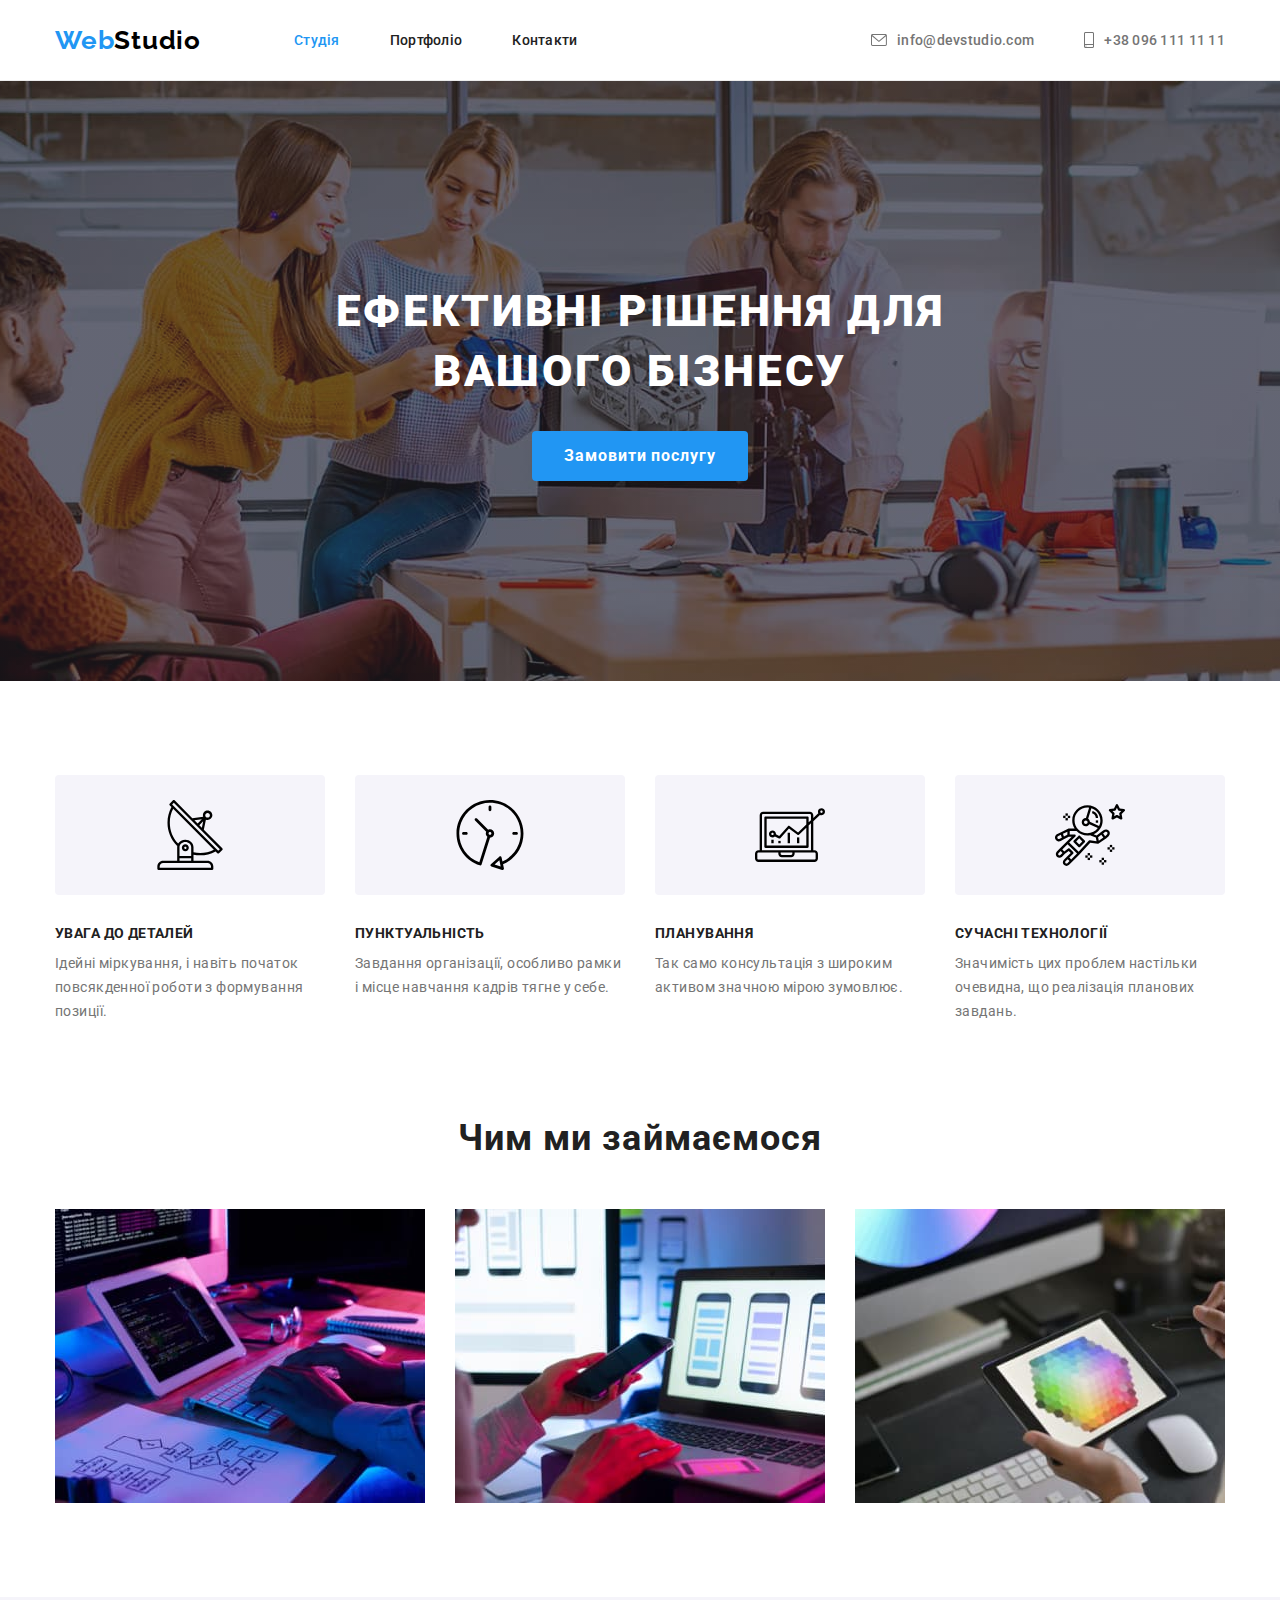
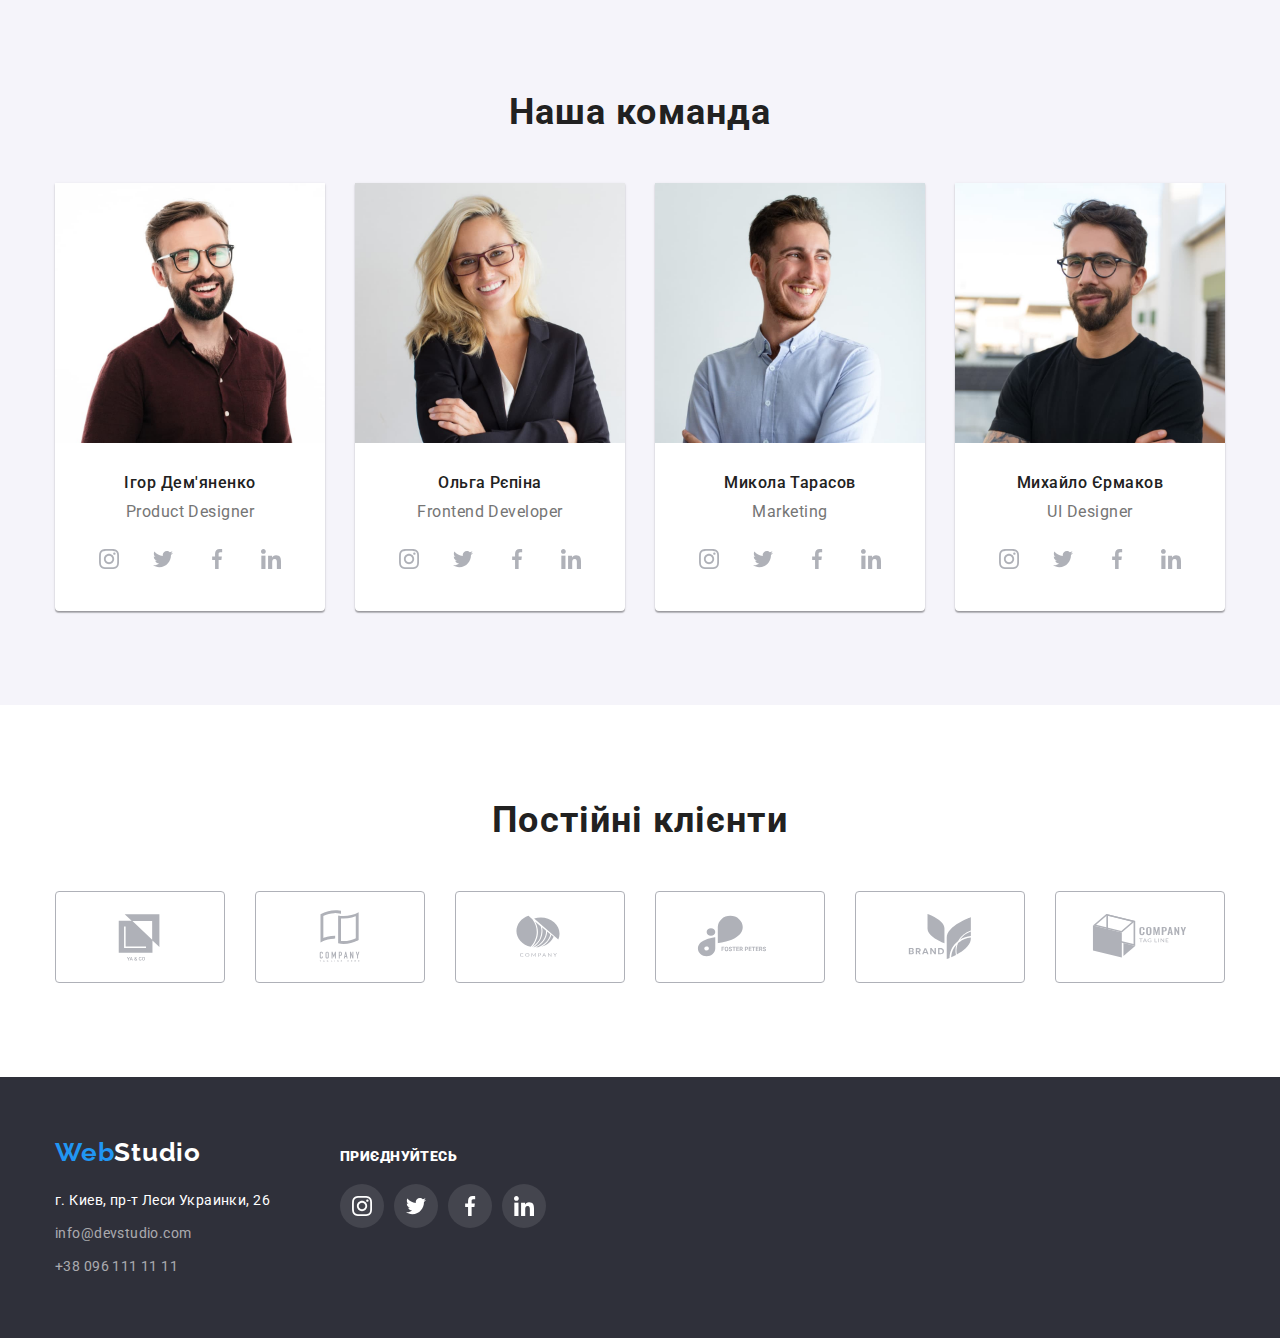
<file: index.html>
<!DOCTYPE html>
<html lang="uk-UA">

<head>
  <meta charset="UTF-8" />
  <meta http-equiv="X-UA-Compatible" content="IE=edge" />
  <meta name="viewport" content="width=device-width, initial-scale=1.0" />
  <title>Студія</title>
  <link rel="preconnect" href="https://fonts.googleapis.com" />
  <link rel="preconnect" href="https://fonts.gstatic.com" crossorigin />
  <link href="https://fonts.googleapis.com/css2?family=Raleway:wght@700&family=Roboto:wght@400;500;700;900&display=swap"
    rel="stylesheet" />
  <link rel="stylesheet" href="https://cdn.jsdelivr.net/npm/modern-normalize@1.1.0/modern-normalize.min.css" />
  <link rel="stylesheet" href="./css/styles.css" />
</head>

<body>
  <!-- Header ----------------------------------------------------------------------------->
  <header class="header">
    <div class="header-container container">
      <a href="./index.html" lang="en" class="logo">
        <span class="logo-1">Web</span><span class="logo-2">Studio</span></a>
      <nav>
        <ul class="list-nav">
          <li class="list-item">
            <a href="./index.html" class="nav current">Студія</a>
          </li>
          <li class="list-item">
            <a href="./portfolio.html" class="nav">Портфоліо</a>
          </li>
          <li class="list-item"><a href="#" class="nav">Контакти</a></li>
        </ul>
      </nav>
      <ul class="list-nav-contact">
        <li class="list-item-contact">
          <a href="mailto:info@devstudio.com" target="_blank" rel="noopener noreferrer nofollow" class="contact">
            <svg class="contact-icon" width="16" height="12">
              <use href="./images/icons.svg#envelope"></use>
            </svg>
            info@devstudio.com
          </a>
        </li>
        <li class="list-item-contact">
          <a href="tel:+380961111111" class="contact">
            <svg class="contact-icon" width="10" height="16">
              <use href="./images/icons.svg#smartphone"></use>
            </svg>
            +38 096 111 11 11
          </a>
        </li>
      </ul>
    </div>
  </header>
  <main>
    <!-- Hero-------------------------------------------------------------------------------- -->
    <section class="hero">
      <h1 class="hero-title">Ефективні рішення для вашого бізнесу</h1>
      <button type="button" class="hero-btn">Замовити послугу</button>
    </section>

    <!--our advantages------------------------------------------------------------------------>
    <section class="advantages">
      <div class="advantages-container container">
        <ul class="advantages-list">
          <li class="advantages-list-item">
            <div class="advantages-box">
              <svg class="advantages-svg" width="70" height="70">
                <use href="./images/icons.svg#antenna"></use>
              </svg>
            </div>
            <h2 class="advantages-title">Увага до деталей</h2>
            <p class="advantages-text">
              Ідейні міркування, і навіть початок повсякденної роботи з
              формування позиції.
            </p>
          </li>
          <li class="advantages-list-item">
            <div class="advantages-box">
              <svg class="advantages-svg" width="70" height="70">
                <use href="./images/icons.svg#clock"></use>
              </svg>
            </div>

            <h2 class="advantages-title">Пунктуальність</h2>
            <p class="advantages-text">
              Завдання організації, особливо рамки і місце навчання кадрів
              тягне у себе.
            </p>
          </li>
          <li class="advantages-list-item">
            <div class="advantages-box">
              <svg class="advantages-svg" width="70" height="70">
                <use href="./images/icons.svg#diagram"></use>
              </svg>
            </div>
            <h2 class="advantages-title">Планування</h2>
            <p class="advantages-text">
              Так само консультація з широким активом значною мірою зумовлює.
            </p>
          </li>
          <li class="advantages-list-item">
            <div class="advantages-box">
              <svg class="advantages-svg" width="70" height="70">
                <use href="./images/icons.svg#astronaut"></use>
              </svg>
            </div>
            <h2 class="advantages-title">Сучасні технології</h2>
            <p class="advantages-text">
              Значимість цих проблем настільки очевидна, що реалізація
              планових завдань.
            </p>
          </li>
        </ul>
      </div>
    </section>

    <!--What do we do------------------------------------------------------------------------->
    <section class="activity">
      <div class="container">
        <h2 class="activity-title">Чим ми займаємося</h2>
        <ul class="activity-list">
          <li>
            <img src="./images/img.jpg" width="370" alt="Програміст працює за своїм столом" />
          </li>
          <li>
            <img src="./images/img1.jpg" width="370" alt="Дизайнер розробляє додаток для смартфонів" />
          </li>
          <li>
            <img src="./images/img2.jpg" width="370" alt="Вебдизайнер працює над кольровою графікою" />
          </li>
        </ul>
      </div>
    </section>

    <!--Our teams----------------------------------------------------------------------------->
    <section class="our-team section">
      <div class="container">
        <h2 class="team">Наша команда</h2>
        <ul class="team-list">
          <li class="team-bord">
            <img src="./images/img3.jpg" alt="Фото співпрацівника Ігор Дем'яненко" width="270" />
            <div class="team-name-activity">
              <h3 class="team-name">Ігор Дем'яненко</h3>
              <p lang="en" class="team-activity">Product Designer</p>
              <ul class="team-social-link">
                <li class="team-social-item">
                  <a class="team-social-a" href="https://www.instagram.com/" target="_blank"
                    rel="noopener noreferrer nofollow" aria-label="instagram">
                    <svg class="social-icon" width="20" height="20">
                      <use href="./images/icons.svg#instagram"></use>
                    </svg>
                  </a>
                </li>

                <li class="team-social-item">
                  <a class="team-social-a" href="" target="_blank" rel="noopener noreferrer nofollow"
                    aria-label="twitter">
                    <svg class="social-icon" width="20" height="20">
                      <use href="./images/icons.svg#twitter"></use>
                    </svg>
                  </a>
                </li>

                <li class="team-social-item">
                  <a class="team-social-a" href="" target="_blank" rel="noopener noreferrer nofollow"
                    aria-label="facebook">
                    <svg class="social-icon" width="20" height="20">
                      <use href="./images/icons.svg#facebook"></use>
                    </svg>
                  </a>
                </li>

                <li class="team-social-item">
                  <a class="team-social-a" href="" target="_blank" rel="noopener noreferrer nofollow"
                    aria-label="linkedin">
                    <svg class="social-icon" width="20" height="20">
                      <use href="./images/icons.svg#linkedin"></use>
                    </svg>
                  </a>
                </li>
              </ul>
            </div>
          </li>
          <li class="team-bord">
            <img src="./images/img4.jpg" alt="Фото співпрацівника Ольга Рєпіна" width="270" />
            <div class="team-name-activity">
              <h3 class="team-name">Ольга Рєпіна</h3>
              <p lang="en" class="team-activity">Frontend Developer</p>
              <ul class="team-social-link">
                <li class="team-social-item">
                  <a class="team-social-a" href="https://www.instagram.com/" target="_blank"
                    rel="noopener noreferrer nofollow" aria-label="instagram">
                    <svg class="social-icon" width="20" height="20">
                      <use href="./images/icons.svg#instagram"></use>
                    </svg>
                  </a>
                </li>

                <li class="team-social-item">
                  <a class="team-social-a" href="" target="_blank" rel="noopener noreferrer nofollow"
                    aria-label="twitter">
                    <svg class="social-icon" width="20" height="20">
                      <use href="./images/icons.svg#twitter"></use>
                    </svg>
                  </a>
                </li>

                <li class="team-social-item">
                  <a class="team-social-a" href="" target="_blank" rel="noopener noreferrer nofollow"
                    aria-label="facebook">
                    <svg class="social-icon" width="20" height="20">
                      <use href="./images/icons.svg#facebook"></use>
                    </svg>
                  </a>
                </li>

                <li class="team-social-item">
                  <a class="team-social-a" href="" target="_blank" rel="noopener noreferrer nofollow"
                    aria-label="linkedin">
                    <svg class="social-icon" width="20" height="20">
                      <use href="./images/icons.svg#linkedin"></use>
                    </svg>
                  </a>
                </li>
              </ul>
            </div>
          </li>
          <li class="team-bord">
            <img src="./images/img5.jpg" alt="Фото співпрацівника Микола Тарасов" width="270" />
            <div class="team-name-activity">
              <h3 class="team-name">Микола Тарасов</h3>
              <p lang="en" class="team-activity">Marketing</p>
              <ul class="team-social-link">
                <li class="team-social-item">
                  <a class="team-social-a" href="https://www.instagram.com/" target="_blank"
                    rel="noopener noreferrer nofollow" aria-label="instagram">
                    <svg class="social-icon" width="20" height="20">
                      <use href="./images/icons.svg#instagram"></use>
                    </svg>
                  </a>
                </li>

                <li class="team-social-item">
                  <a class="team-social-a" href="" target="_blank" rel="noopener noreferrer nofollow"
                    aria-label="twitter">
                    <svg class="social-icon" width="20" height="20">
                      <use href="./images/icons.svg#twitter"></use>
                    </svg>
                  </a>
                </li>

                <li class="team-social-item">
                  <a class="team-social-a" href="" target="_blank" rel="noopener noreferrer nofollow"
                    aria-label="facebook">
                    <svg class="social-icon" width="20" height="20">
                      <use href="./images/icons.svg#facebook"></use>
                    </svg>
                  </a>
                </li>

                <li class="team-social-item">
                  <a class="team-social-a" href="" target="_blank" rel="noopener noreferrer nofollow"
                    aria-label="linkedin">
                    <svg class="social-icon" width="20" height="20">
                      <use href="./images/icons.svg#linkedin"></use>
                    </svg>
                  </a>
                </li>
              </ul>
            </div>
          </li>
          <li class="team-bord">
            <img src="./images/img6.jpg" alt="Фото співпрацівника Михайло Єрмаков" width="270" />
            <div class="team-name-activity">
              <h3 class="team-name">Михайло Єрмаков</h3>
              <p lang="en" class="team-activity">UI Designer</p>
              <ul class="team-social-link">
                <li class="team-social-item">
                  <a class="team-social-a" href="https://www.instagram.com/" target="_blank"
                    rel="noopener noreferrer nofollow" aria-label="instagram">
                    <svg class="social-icon" width="20" height="20">
                      <use href="./images/icons.svg#instagram"></use>
                    </svg>
                  </a>
                </li>

                <li class="team-social-item">
                  <a class="team-social-a" href="" target="_blank" rel="noopener noreferrer nofollow"
                    aria-label="twitter">
                    <svg class="social-icon" width="20" height="20">
                      <use href="./images/icons.svg#twitter"></use>
                    </svg>
                  </a>
                </li>

                <li class="team-social-item">
                  <a class="team-social-a" href="" target="_blank" rel="noopener noreferrer nofollow"
                    aria-label="facebook">
                    <svg class="social-icon" width="20" height="20">
                      <use href="./images/icons.svg#facebook"></use>
                    </svg>
                  </a>
                </li>

                <li class="team-social-item">
                  <a class="team-social-a" href="" target="_blank" rel="noopener noreferrer nofollow"
                    aria-label="linkedin">
                    <svg class="social-icon" width="20" height="20">
                      <use href="./images/icons.svg#linkedin"></use>
                    </svg>
                  </a>
                </li>
              </ul>
            </div>
          </li>
        </ul>
      </div>
    </section>

    <!-- Regular clients ---------------------------------------------------->
    <section class="regular-clients section">
      <div class="container">
        <h2 class="regular-clients-title">Постійні клієнти</h2>
        <ul class="regular-clients-list">
          <li class="regular-clients-item">
            <a class="regular-clients-a" href="" target="_blank" rel="noopener noreferrer nofollow" aria-label="logo-1">
              <svg class="regular-clients-icon" width="106" height="60">
                <use href="./images/icons.svg#logo-1"></use>
              </svg>
            </a>
          </li>

          <li class="regular-clients-item">
            <a class="regular-clients-a" href="" target="_blank" rel="noopener noreferrer nofollow" aria-label="logo-2">
              <svg class="regular-clients-icon" width="106" height="60">
                <use href="./images/icons.svg#logo-2"></use>
              </svg>
            </a>
          </li>

          <li class="regular-clients-item">
            <a class="regular-clients-a" href="" target="_blank" rel="noopener noreferrer nofollow" aria-label="logo-3">
              <svg class="regular-clients-icon" width="106" height="60">
                <use href="./images/icons.svg#logo-3"></use>
              </svg>
            </a>
          </li>

          <li class="regular-clients-item">
            <a class="regular-clients-a" href="" target="_blank" rel="noopener noreferrer nofollow" aria-label="logo-4">
              <svg class="regular-clients-icon" width="106" height="60">
                <use href="./images/icons.svg#logo-4"></use>
              </svg>
            </a>
          </li>

          <li class="regular-clients-item">
            <a class="regular-clients-a" href="" target="_blank" rel="noopener noreferrer nofollow" aria-label="logo-5">
              <svg class="regular-clients-icon" width="106" height="60">
                <use href="./images/icons.svg#logo-5"></use>
              </svg>
            </a>
          </li>

          <li class="regular-clients-item">
            <a class="regular-clients-a" href="" target="_blank" rel="noopener noreferrer nofollow" aria-label="logo-6">
              <svg class="regular-clients-icon" width="106" height="60">
                <use href="./images/icons.svg#logo-6"></use>
              </svg>
            </a>
          </li>
        </ul>
      </div>
    </section>
  </main>
  <!-- FOOTER -------------------------------------------------------------------------------->
  <footer class="ftr">
    <div class="container social-ftr">
      <div class=" footer-adress">
        <a href="./index.html" lang="en" class="logo logo-4">
          <span class="logo-1">Web</span><span class="logo-3">Studio</span></a>
        <address>
          <ul class="ftr-list">
            <li class="ftr-list-item">
              <a href="https://goo.gl/maps/CPtrU1FHBa2aNyZL9" target="_blank" rel="noopener noreferrer nofollow"
                class="adrs">г. Киев, пр-т Леси Украинки, 26</a>
            </li>
            <li class="ftr-list-item">
              <a href="mailto:info@devstudio.com" target="_blank" rel="noopener noreferrer nofollow"
                class="adrs-com mailto">info@devstudio.com</a>
            </li>
            <li class="ftr-list-item">
              <a href="tel:+380961111111" class="adrs-com">+38 096 111 11 11</a>
            </li>
          </ul>
        </address>
      </div>

      <div clas="footer-link">
        <p class="footer-link-b"> <strong>приєднуйтесь</strong></p>
        <ul class="ftr-social-link">
          <li class="ftr-social-item">
            <a class="ftr-social-a" href="https://www.instagram.com/" target="_blank" rel="noopener noreferrer nofollow"
              aria-label="instagram">
              <svg class="ftr-social-icon" width="20" height="20">
                <use href="./images/icons.svg#instagram"></use>
              </svg>
            </a>
          </li>
        
          <li class="ftr-social-item">
            <a class="ftr-social-a" href="" target="_blank" rel="noopener noreferrer nofollow" aria-label="twitter">
              <svg class="ftr-social-icon" width="20" height="20">
                <use href="./images/icons.svg#twitter"></use>
              </svg>
            </a>
          </li>
        
          <li class="ftr-social-item">
            <a class="ftr-social-a" href="" target="_blank" rel="noopener noreferrer nofollow" aria-label="facebook">
              <svg class="ftr-social-icon" width="20" height="20">
                <use href="./images/icons.svg#facebook"></use>
              </svg>
            </a>
          </li>
        
          <li class="ftr-social-item">
            <a class="ftr-social-a" href="" target="_blank" rel="noopener noreferrer nofollow" aria-label="linkedin">
              <svg class="ftr-social-icon" width="20" height="20">
                <use href="./images/icons.svg#linkedin"></use>
              </svg>
            </a>
          </li>
        </ul>
      </div>
    </div>
  </footer>
</body>

</html>
</file>
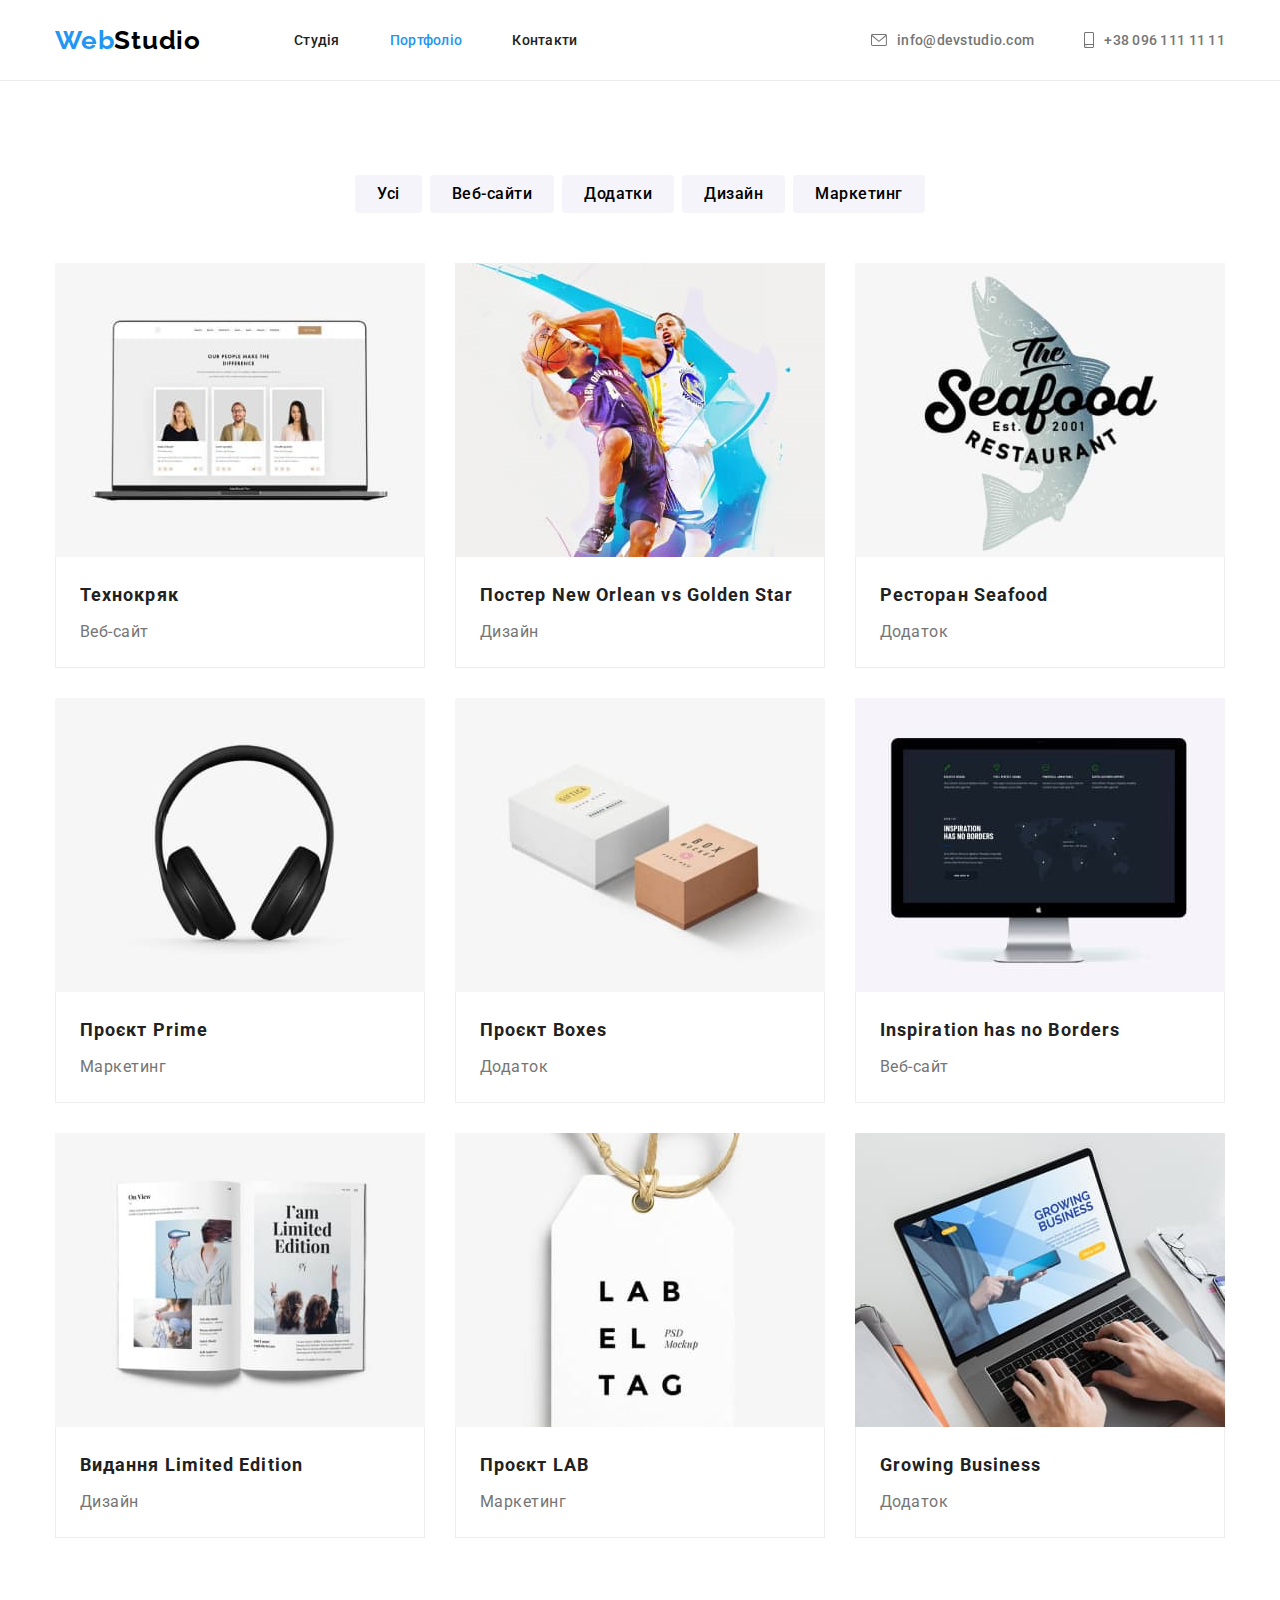
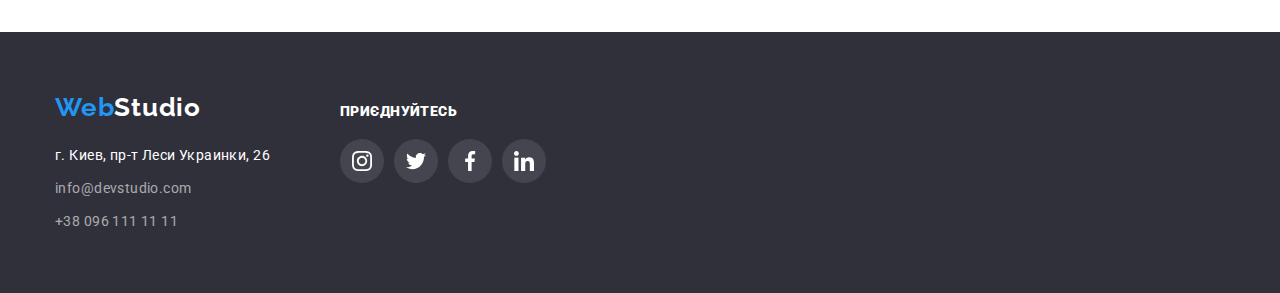
<file: portfolio.html>
<!DOCTYPE html>
<html lang="uk-UA">

<head>
  <meta charset="UTF-8" />
  <meta http-equiv="X-UA-Compatible" content="IE=edge" />
  <meta name="viewport" content="width=device-width, initial-scale=1.0" />
  <title>Portofolio</title>
  <link rel="preconnect" href="https://fonts.googleapis.com" />
  <link rel="preconnect" href="https://fonts.gstatic.com" crossorigin />
  <link href="https://fonts.googleapis.com/css2?family=Raleway:wght@700&family=Roboto:wght@400;500;700;900&display=swap"
    rel="stylesheet" />
  <link rel="stylesheet" href="https://cdn.jsdelivr.net/npm/modern-normalize@1.1.0/modern-normalize.min.css" />
  <link rel="stylesheet" href="./css/styles.css" />
</head>

<body>
  <header class="header">
    <div class="header-container container">
      <a href="./index.html" lang="en" class="logo">
        <span class="logo-1">Web</span><span class="logo-2">Studio</span></a>
      <nav>
        <ul class="list-nav">
          <li class="list-item">
            <a href="./index.html" class="nav">Студія</a>
          </li>
          <li class="list-item">
            <a href="./portfolio.html" class="nav current">Портфоліо</a>
          </li>
          <li class="list-item"><a href="#" class="nav">Контакти</a></li>
        </ul>
      </nav>
      <ul class="list-nav-portfolio">
        <li class="list-item-contact">
          <a href="mailto:info@devstudio.com" target="_blank" rel="noopener noreferrer nofollow" class="contact">
            <svg class="contact-icon" width="16" height="12">
              <use href="./images/icons.svg#envelope"></use>
            </svg>
            info@devstudio.com
          </a>
        </li>
        <li class="list-item-contact">
          <a href="tel:+380961111111" class="contact">
            <svg class="contact-icon" width="10" height="16">
              <use href="./images/icons.svg#smartphone"></use>
            </svg>
            +38 096 111 11 11
          </a>
        </li>
      </ul>
    </div>
  </header>
  <main>
<!--Work`s Portfolio--------------------------------->
    <section class="section">
      <div class="container">
        <h2 class="visually-hidden">Портфоліо робіт</h2>
        <ul class="filter">
          <li><button type="button" class="filter-btn">Усі</button></li>
          <li><button type="button" class="filter-btn">Веб-сайти</button></li>
          <li><button type="button" class="filter-btn">Додатки</button></li>
          <li><button type="button" class="filter-btn">Дизайн</button></li>
          <li><button type="button" class="filter-btn">Маркетинг</button></li>
        </ul>
        <ul class="portfolio">
          <li class="portfilio-list">
            <a href="" class="portfolio-a">
              <img src="./images/img7.jpg" alt="Технокряк" width="370" height="294" />
              <div class="portfolio-item">
                <h3 class="portfolio-list-title">Технокряк</h3>
                <p class="portfilio-list-p">Веб-сайт</p>
              </div>
            </a>
          </li>
          <li class="portfolio-list">
            <a href="" class="portfolio-a">
              <img src="./images/img8.jpg" alt="Постер New Orlean vs Golden Star" width="370" height="294" />
              <div class="portfolio-item">
                <h3 class="portfolio-list-title">
                  Постер New Orlean vs Golden Star
                </h3>
                <p class="portfilio-list-p">Дизайн</p>
              </div>
            </a>
          </li>
          <li class="portfolio-list">
            <a href="" class="portfolio-a">
              <img src="./images/img9.jpg" alt="Ресторан Seafood" width="370" height="294" />
              <div class="portfolio-item">
                <h3 class="portfolio-list-title">Ресторан Seafood</h3>
                <p class="portfilio-list-p">Додаток</p>
              </div>
            </a>
          </li>
          <li class="portfolio-list">
            <a href="" class="portfolio-a">
              <img src="./images/img10.jpg" alt="Проєкт Prime" width="370" height="294" />
              <div class="portfolio-item">
                <h3 class="portfolio-list-title">Проєкт Prime</h3>
                <p class="portfilio-list-p">Маркетинг</p>
              </div>
            </a>
          </li>
          <li class="portfolio-list">
            <a href="" class="portfolio-a">
              <img src="./images/img11.jpg" alt="Проєкт Boxes" width="370" height="294" />
              <div class="portfolio-item">
                <h3 class="portfolio-list-title">Проєкт Boxes</h3>
                <p class="portfilio-list-p">Додаток</p>
              </div>
            </a>
          </li>
          <li class="portfolio-list">
            <a href="" class="portfolio-a">
              <img src="./images/img12.jpg" alt="Inspiration has no Borders" width="370" height="294" />
              <div class="portfolio-item">
                <h3 class="portfolio-list-title">
                  Inspiration has no Borders
                </h3>
                <p class="portfilio-list-p">Веб-сайт</p>
              </div>
            </a>
          </li>
          <li class="portfolio-list">
            <a href="" class="portfolio-a">
              <img src="./images/img13.jpg" alt="Видання Limited Edition" width="3270" height="294" />
              <div class="portfolio-item">
                <h3 class="portfolio-list-title">Видання Limited Edition</h3>
                <p class="portfilio-list-p">Дизайн</p>
              </div>
            </a>
          </li>
          <li class="portfolio-list">
            <a href="" class="portfolio-a">
              <img src="./images/img14.jpg" alt="Проект LAB" width="370" height="294" />
              <div class="portfolio-item">
                <h3 class="portfolio-list-title">Проєкт LAB</h3>
                <p class="portfilio-list-p">Маркетинг</p>
              </div>
            </a>
          </li>
          <li class="portfolio-list">
            <a href="" class="portfolio-a">
              <img src="./images/img15.jpg" alt="Growing Business" width="370" height="294" />
              <div class="portfolio-item">
                <h3 class="portfolio-list-title">Growing Business</h3>
                <p class="portfilio-list-p">Додаток</p>
              </div>
            </a>
          </li>
        </ul>
      </div>

    </section>
  </main>
<!-- FOOTER ----------------------------------------->
  <footer class="ftr">
    <div class="container social-ftr">
      <div class=" footer-adress">
        <a href="./index.html" lang="en" class="logo logo-4">
          <span class="logo-1">Web</span><span class="logo-3">Studio</span></a>
        <address>
          <ul class="ftr-list">
            <li class="ftr-list-item">
              <a href="https://goo.gl/maps/CPtrU1FHBa2aNyZL9" target="_blank" rel="noopener noreferrer nofollow"
                class="adrs">г. Киев, пр-т Леси Украинки, 26</a>
            </li>
            <li class="ftr-list-item">
              <a href="mailto:info@devstudio.com" target="_blank" rel="noopener noreferrer nofollow"
                class="adrs-com mailto">info@devstudio.com</a>
            </li>
            <li class="ftr-list-item">
              <a href="tel:+380961111111" class="adrs-com">+38 096 111 11 11</a>
            </li>
          </ul>
        </address>
      </div>
  
      <div clas="footer-link">
        <p class="footer-link-b"> <strong>приєднуйтесь</strong></p>
        <ul class="ftr-social-link">
          <li class="ftr-social-item">
            <a class="ftr-social-a" href="https://www.instagram.com/" target="_blank" rel="noopener noreferrer nofollow"
              aria-label="instagram">
              <svg class="ftr-social-icon" width="20" height="20">
                <use href="./images/icons.svg#instagram"></use>
              </svg>
            </a>
          </li>
  
          <li class="ftr-social-item">
            <a class="ftr-social-a" href="" target="_blank" rel="noopener noreferrer nofollow" aria-label="twitter">
              <svg class="ftr-social-icon" width="20" height="20">
                <use href="./images/icons.svg#twitter"></use>
              </svg>
            </a>
          </li>
  
          <li class="ftr-social-item">
            <a class="ftr-social-a" href="" target="_blank" rel="noopener noreferrer nofollow" aria-label="facebook">
              <svg class="ftr-social-icon" width="20" height="20">
                <use href="./images/icons.svg#facebook"></use>
              </svg>
            </a>
          </li>
  
          <li class="ftr-social-item">
            <a class="ftr-social-a" href="" target="_blank" rel="noopener noreferrer nofollow" aria-label="linkedin">
              <svg class="ftr-social-icon" width="20" height="20">
                <use href="./images/icons.svg#linkedin"></use>
              </svg>
            </a>
          </li>
        </ul>
      </div>
    </div>
  </footer>
</body>

</html>
</file>
<file: css/styles.css>
:root {
  --accent-color: #2196f3;
  --accent-color2: #fff;
  --color-p: #757575;
  --background-1: #2f303a;
  --background-2-w: #f5f4fa;
}

body {
  font-family: "Roboto", sans-serif;
  color: #212121;
}

/* RESET************************************ */
h1,
h2,
h3,
h4,
h5,
h6,
p {
  margin: 0;
}

ul {
  margin: 0;
  padding: 0;
  list-style: none;
}

img {
  display: block;
  max-width: 100%;
  height: auto;
}

.link {
  text-decoration: none;
  color: currentColor;
}

.list {
  list-style: none;
  margin: 0;
  padding: 0;
}

/* RESET end */

.container {
  width: 1200px;
  padding-left: 15px;
  padding-right: 15px;
  margin: 0 auto;
  /* outline: 2px solid tomato;
  outline-offset: -2px; */
}

.section {
  padding-top: 94px;
  padding-bottom: 94px;
}

/* Header ***********************************************************/
.header {
  background: var(--accent-color2);
  border-bottom: 1px solid #ececec;
}

.header-container {
  display: flex;
  align-items: center;
}

/* Navigation ******************************************************/
.logo {
  font-family: "Raleway";
  font-weight: 700;
  font-size: 26px;
  line-height: calc(31 / 26);
  letter-spacing: 0.03em;
  text-decoration: none;
}

.logo-1 {
  color: var(--accent-color);
}

.logo-2 {
  color: #000000;
}

.list-nav {
  list-style: none;
  display: flex;

  margin-left: 93px;
}

.list-nav-contact {
  list-style: none;
  display: flex;
  margin-left: auto;
}

.nav {
  display: block;
  padding-top: 32px;
  padding-bottom: 32px;

  font-family: inherit;
  font-weight: 500;
  font-size: 14px;
  line-height: calc(16 / 14);
  letter-spacing: 0.02em;
  color: inherit;
  text-decoration: none;
}

.list-item:not(:last-child) {
  margin-right: 50px;
}

.nav:hover,
.nav:focus {
  color: var(--accent-color);
}

.current {
  color: var(--accent-color);
}

.contact {
  display: flex;
  justify-content: center;
  align-items: center;
  font-family: "Roboto";
  font-weight: 500;
  font-size: 14px;
  line-height: calc(16 / 14);
  letter-spacing: 0.02em;
  color: var(--color-p);
  text-decoration: none;
}

.contact:hover,
.contact:focus {
  color: var(--accent-color);
}

.list-item-contact {
  display: flex;
  justify-content: center;
  align-items: center;
}
.list-item-contact:not(:first-child) {
  margin-left: 50px;
}
.contact-icon {
  margin-right: 10px;
  fill: currentColor;
}

/* Hero **************************************************************************************/
.hero {
  padding: 200px 0;
  margin-left: auto;
  margin-right: auto;
  background-color: var(--background-1);
  background-image: linear-gradient(
      to right,
      rgba(47, 48, 58, 0.4),
      rgba(47, 48, 58, 0.4)
    ),
    url(../images/img16.jpg);
  max-width: 1600px;
  height: 600px;
  background-repeat: no-repeat;
  background-position: center;
  background-size: cover;
  text-align: center;
}

.hero-title {
  width: 696px;
  margin: 0 auto;
  margin-bottom: 30px;

  font-weight: 900;
  font-size: 44px;
  line-height: calc(60 / 44);
  text-align: center;
  letter-spacing: 0.06em;
  text-transform: uppercase;

  color: var(--accent-color2);
}

.hero-btn {
  padding: 10px 32px;
  border: none;
  border-radius: 4px;

  font-family: inherit;
  font-weight: 700;
  font-size: 16px;
  line-height: calc(30 / 16);
  text-align: center;
  letter-spacing: 0.06em;
  color: var(--accent-color2);
  background-color: var(--accent-color);
  cursor: pointer;
}

.hero-btn:hover,
.hero-btn:focus {
  background-color: #188ce8;
}

/* OUR ADVANTAGES **************************************************************************/
.advantages {
  padding-top: 94px;
  background-color: var(--accent-color2);
}

.advantages-container {
  display: flex;
}

.advantages-list {
  /* flex-basis: 570px; */
  display: flex;
  gap: 30px;

  list-style: none;
}

.advantages-box {
  display: flex;
  align-items: center;
  justify-content: center;
  width: 270px;
  height: 120px;
  margin-bottom: 30px;

  background: #f5f4fa;
  border-radius: 4px;
}

.advantages-list-item {
  flex-basis: 270px;
}

/* height: 98px;
  width: 270px;
} */

.advantages-title {
  margin-bottom: 10px;
  font-weight: 700;
  font-size: 14px;
  line-height: calc(16 / 14);
  letter-spacing: 0.03em;
  text-transform: uppercase;
}

.advantages-text {
  font-family: "Roboto";
  font-size: 14px;
  line-height: calc(24 / 14);
  letter-spacing: 0.03em;
  color: var(--color-p);
}

/* ACTIVITY **********************************************************************************/
.activity {
  padding-top: 94px;
  padding-bottom: 94px;

  background-color: var(--accent-color2);
}

.activity-title {
  margin-bottom: 50px;

  font-weight: 700;
  font-size: 36px;
  line-height: calc(42 / 36);
  text-align: center;
  letter-spacing: 0.03em;
}

.activity-list {
  display: flex;
  gap: 30px;

  list-style: none;
}

/* TEAM ********************************************************/
.our-team {
  background: var(--background-2-w);
}

.team {
  margin-bottom: 50px;

  font-weight: 700;
  font-size: 36px;
  line-height: calc(42 / 36);
  text-align: center;
  letter-spacing: 0.03em;
}

.team-list {
  display: flex;
  list-style: none;
  gap: 30px;
}

.team-bord {
  flex-basis: calc((100% - 30px * 3) / 4);
  background-color: var(--accent-color2);
  box-shadow: 0px 1px 3px rgba(0, 0, 0, 0.12), 0px 1px 1px rgba(0, 0, 0, 0.14),
    0px 2px 1px rgba(0, 0, 0, 0.2);
  border-radius: 0px 0px 4px 4px;
}

.team-name-activity {
  padding: 30px;
}

.team-name {
  margin-bottom: 10px;

  font-weight: 500;
  font-size: 16px;
  line-height: calc(19 / 16);
  text-align: center;
  letter-spacing: 0.03em;
}

.team-activity {
  margin-bottom: 16px;

  font-weight: 400;
  font-size: 16px;
  line-height: calc(19 / 16);
  text-align: center;
  letter-spacing: 0.03em;
  color: var(--color-p);
}

.team-social-link {
  display: flex;
  justify-content: center;
  align-items: center;
  gap: 10px;
}

.team-social-item {
  display: flex;
  justify-content: center;
  align-items: center;
  width: 44px;
  height: 44px;
}

.team-social-a {
  display: flex;
  align-items: center;
  justify-content: center;

  width: 44px;
  height: 44px;
  background-color: FFFFFF;
  border-radius: 50%;
}

.team-social-a:hover,
.team-social-a:focus {
  background-color: #2196f3;
}

.social-icon {
  fill: #afb1b8;
}

.team-social-a:hover .social-icon,
.team-social-a:focus .social-icon {
  fill: #ffffff;
}

/*REGULAR CLIENTS**********************************/

.regular-clients-title {
  text-align: center;
  margin-bottom: 50px;

  font-style: normal;
  font-weight: 700;
  font-size: 36px;
  line-height: calc(42 / 36);
  text-align: center;
  letter-spacing: 0.03em;
}

.regular-clients-list {
  display: flex;
  justify-content: center;
  align-items: center;
  gap: 30px;
}

.regular-clients-item {
  display: flex;
  justify-content: center;
  align-items: center;
  width: 170px;
  height: 92px;
}

.regular-clients-a {
  display: flex;
  align-items: center;
  justify-content: center;

  width: 170px;
  height: 92px;

  border: 1px solid #afb1b8;
  border-radius: 4px;
  color: #afb1b8;
}

.regular-clients-a:hover,
.regular-clients-a:focus {
  border: 1px solid #2196f3;
  color: #2196f3;
}
.regular-clients-icon {
  fill: currentColor;
}

/* FOOTER ****************************************************************************************/
.ftr {
  padding: 60px 0;
  background: var(--background-1);
}

.logo-4 {
  display: block;
  margin-bottom: 20px;
}

.logo-3 {
  color: var(--accent-color2);
}

.ftr-list {
  list-style: none;
}

.ftr-list-item:not(:last-child) {
  margin-bottom: 9px;
}

.adrs {
  display: block;

  font-size: 14px;
  line-height: calc(24 / 14);
  letter-spacing: 0.03em;
  color: var(--accent-color2);
  font-style: normal;
  text-decoration: none;
}

.adrs:hover,
.adrs:focus {
  color: var(--accent-color);
}

.adrs-com {
  display: block;

  font-size: 14px;
  line-height: calc(24 / 14);
  letter-spacing: 0.03em;
  color: rgba(255, 255, 255, 0.6);
  font-style: normal;
  text-decoration: none;
}

.adrs-com:hover,
.adrs-com:focus {
  color: var(--accent-color);
}

.social-ftr {
  display: flex;
  align-items: baseline;
}
.footer-adress {
  margin-right: 70px;
}

.footer-link {
  color: #ffffff;
}
.footer-link-b {
  font-weight: 700;
  font-size: 14px;
  line-height: calc(16 / 14);
  letter-spacing: 0.03em;
  text-transform: uppercase;
  margin-bottom: 20px;

  color: #ffffff;
}

.ftr-social-link {
  display: flex;
  justify-content: center;
  align-items: center;
  gap: 10px;
}

.ftr-social-item {
  display: flex;
  justify-content: center;
  align-items: center;
  width: 44px;
  height: 44px;
}

.ftr-social-a {
  display: flex;
  align-items: center;
  justify-content: center;
  width: 44px;
  height: 44px;
  border-radius: 50%;

  background-color: rgba(255, 255, 255, 0.1);
}
.ftr-social-icon{
  fill: #FFFFFF;
}
.ftr-social-a:hover,
.ftr-social-a:focus {
  background-color: #2196f3;
}

.ftr-social-a:hover .social-icon,
.ftr-social-a:focus .social-icon {
  fill: #ffffff;
}

/* PORTFOLIO *********************************************************************************/

/* Filter`s button ***************************************************************************/
.list-nav-portfolio {
  display: flex;
  margin-left: auto;
}

.filter {
  display: flex;
  list-style: none;
  justify-content: center;
  gap: 8px;
}

.filter-btn {
  padding: 6px 22px;

  font-family: inherit;
  font-weight: 500;
  font-size: 16px;
  line-height: calc(26 / 16);
  text-align: center;
  letter-spacing: 0.03em;
  list-style: none;
  background: var(--background-2-w);
  cursor: pointer;
  border: none;
  border-radius: 4px;
}

.filter-btn:hover,
.filter-btn:focus {
  background-color: var(--accent-color);
  color: var(--accent-color2);
  box-shadow: 0px 3px 1px rgba(0, 0, 0, 0.1), 0px 1px 2px rgba(0, 0, 0, 0.08), 0px 2px 2px rgba(0, 0, 0, 0.12);
}

/* Work`s Portfolio ****************************************************************************/

.visually-hidden {
  position: absolute;
  width: 1px;
  height: 1px;
  margin: -1px;
  border: 0;
  padding: 0;
  white-space: nowrap;
  clip-path: inset(100%);
  clip: rect(0 0 0 0);
  overflow: hidden;
}

.portfolio {
  display: flex;
  flex-wrap: wrap;
  list-style: none;
  gap: 30px;
  margin-top: 50px;
}

.portfolio-item {
  padding: 20px 24px;
  border-left: 1px solid #eeeeee;
  border-right: 1px solid #eeeeee;
  border-bottom: 1px solid #eeeeee;
}

.portfolio-list {
  flex-basis: calc((100% - 30px * 2) / 3);

  /* outline: 1px solid red; */
}

.portfolio-a {
  display: block;
  text-decoration: none;
  color: inherit;
}

.portfolio-a:hover,
.portfolio-a:focus {
  box-shadow: 0px 1px 1px rgba(0, 0, 0, 0.12), 0px 4px 4px rgba(0, 0, 0, 0.06),
    1px 4px 6px rgba(0, 0, 0, 0.16);
}

.portfolio-list-title {
  margin-bottom: 4px;

  font-weight: 700;
  font-size: 18px;
  line-height: calc(36 / 18);
  letter-spacing: 0.06em;
  text-decoration: none;
}

.portfilio-list-p {
  font-size: 16px;
  line-height: calc(30 / 16);
  letter-spacing: 0.03em;
  color: var(--color-p);
}
</file>
